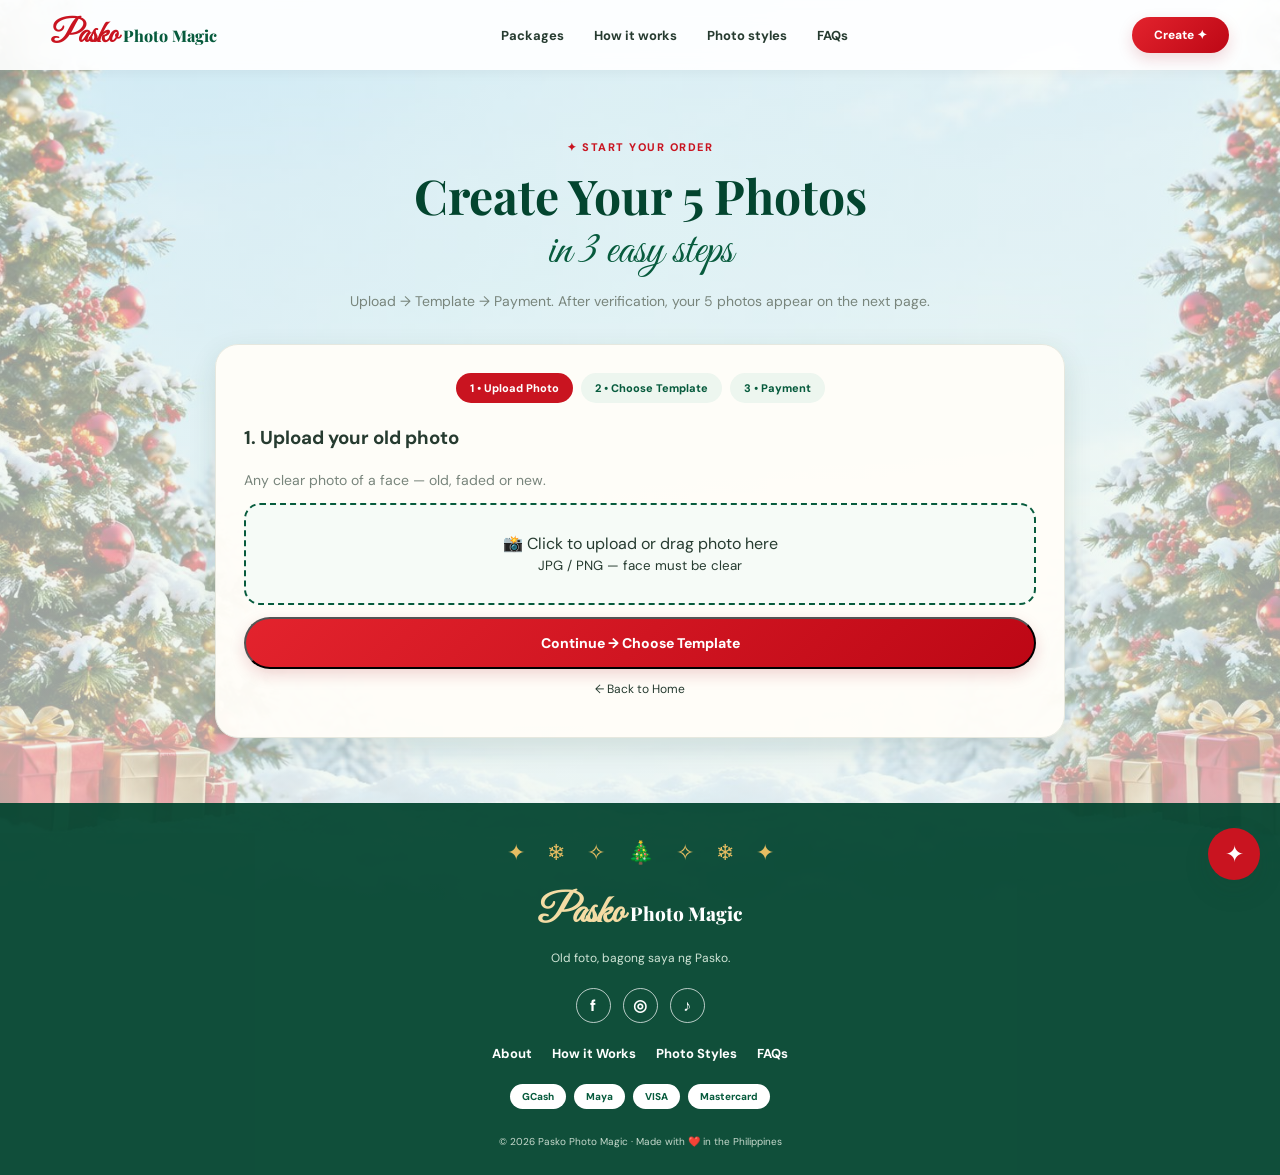
<file: checkout.html>
<!DOCTYPE html><html lang="en"><head><meta charset="UTF-8"><meta name="viewport" content="width=device-width, initial-scale=1"><meta name="theme-color" content="#edf6ef"><title>Checkout — Pasko Photo Magic</title><link rel="preconnect" href="https://fonts.googleapis.com"><link rel="preconnect" href="https://fonts.gstatic.com" crossorigin><link href="https://fonts.googleapis.com/css2?family=DM+Sans:wght@400;500;600;700;800&family=Playfair+Display:wght@500;600;700;800&family=Great+Vibes&display=swap" rel="stylesheet"><link rel="stylesheet" href="styles.css"></head><body><header class="site-header">
  <a class="brand" href="index.html"><span class="brand-script">Pasko</span><span>Photo Magic</span></a>
  <nav class="desktop-nav"><a href="index.html#pricing">Packages</a><a href="index.html#how">How it works</a><a href="index.html#styles">Photo styles</a><a href="index.html#faq">FAQs</a></nav>
  <div class="header-actions"><button class="icon-btn" id="menuToggle" aria-label="Open menu" aria-expanded="false"><span></span><span></span><span></span></button><a class="btn btn-red btn-small" href="checkout.html">Create ✦</a></div>
</header>
<nav class="mobile-menu" id="mobileMenu"><a href="index.html#pricing">Packages</a><a href="index.html#how">How it works</a><a href="index.html#styles">Photo styles</a><a href="index.html#faq">FAQs</a></nav>
<main>
<section class="section wrap" id="create">
<div class="section-heading"><span class="eyebrow">✦ START YOUR ORDER</span><h2>Create Your 5 Photos</h2><p class="script-line">in 3 easy steps</p><p class="subcopy">Upload → Template → Payment. After verification, your 5 photos appear on the next page.</p></div>
<div class="order-box">
<div class="stepper" id="stepper"><span class="active" data-step="1">1 • Upload Photo</span><span data-step="2">2 • Choose Template</span><span data-step="3">3 • Payment</span></div>

<div class="order-step active" data-step="1">
<h3>1. Upload your old photo</h3><p class="subcopy" style="margin-left:0">Any clear photo of a face — old, faded or new.</p>
<label class="upload-drop" for="photoInput">📸 Click to upload or drag photo here<br><small>JPG / PNG — face must be clear</small><img id="previewImg" alt="Your uploaded photo"><input type="file" id="photoInput" accept="image/*" hidden></label>
<p id="photoName" style="font-size:12px;color:var(--muted)"></p>
<button class="btn btn-red full" onclick="goStep(2)">Continue → Choose Template</button>
<p style="text-align:center;font-size:12px;margin-top:12px"><a href="index.html">← Back to Home</a></p>
</div>

<div class="order-step" data-step="2">
<h3>2. Choose your template</h3><p class="subcopy" style="margin-left:0">Pick your first Christmas look. All five styles are included.</p>
<div class="tpl-grid" id="tplGrid">
<button type="button" data-tpl="Binibining Gabi ❤️"><b>Binibining Gabi ❤️</b><small>Elegant glow</small></button>
<button type="button" data-tpl="Sweater Weather 🎄"><b>Sweater Weather 🎄</b><small>Cozy vibes</small></button>
<button type="button" data-tpl="Bright Celebration ⭐"><b>Bright Celebration ⭐</b><small>Bright &amp; cheerful</small></button>
<button type="button" data-tpl="Traditional / Bahay Kubo 🏡"><b>Bahay Kubo 🏡</b><small>Nostalgic Filipino</small></button>
<button type="button" data-tpl="Christmas Elegance ✨"><b>Christmas Elegance ✨</b><small>Classic glamour</small></button>
</div>
<p id="tplPicked" style="font-size:13px;font-weight:700;margin:12px 0">Selected: Binibining Gabi ❤️ (default)</p>
<div class="row-btns"><button class="btn btn-outline" onclick="goStep(1)">← Back</button><button class="btn btn-red full" onclick="goStep(3)">Continue → Payment</button></div>
</div>

<div class="order-step" data-step="3">
<h3>3. Payment</h3><p class="subcopy" style="margin-left:0">Choose ₱99 Basic or ₱149 with music. Pay with GCash, Maya or bank transfer.</p>
<div class="pay-grid">
<button type="button" class="pay-opt selected" data-plan="Basic Magic — ₱99 — No Music" data-price="99"><b>₱99 — Basic Magic</b><br><small>5 Christmas Portraits • No Music</small></button>
<button type="button" class="pay-opt" data-plan="Magic with Music — ₱149" data-price="149"><b>₱149 — Magic with Music</b><br><small>5 Portraits + Music</small></button>
</div>
<p style="font-weight:800;font-size:13px;margin:16px 0 6px">Payment method:</p>
<div class="pay-methods" id="payMethods"><button type="button" class="selected">GCash</button><button type="button">Maya</button><button type="button">Bank Transfer</button></div>
<input class="field" id="custName" placeholder="Your name (for verification)">
<input class="field" id="custRef" placeholder="GCash / Maya Reference No. (after you pay)">
<div class="pay-box"><b>Pay here:</b><br>GCash: <b>0917-XXX-XXXX</b> — change to your real number<br>Maya: <b>0917-XXX-XXXX</b> • Bank: <b>Your Bank • 1234-5678-90</b><br><small>Send payment, then paste your reference number above.</small></div>
<div class="row-btns"><button class="btn btn-outline" onclick="goStep(2)">← Back</button><button class="btn btn-green full" onclick="submitOrder()">Submit for Verification →</button></div>
</div>
</div></section></main>
<footer class="site-footer" id="footer"><div class="footer-lights">✦　❄　✧　🎄　✧　❄　✦</div><div class="footer-inner wrap"><div class="footer-brand"><span class="brand-script">Pasko</span><span>Photo Magic</span></div><p>Old foto, bagong saya ng Pasko.</p><div class="socials"><a href="#" aria-label="Facebook">f</a><a href="#" aria-label="Instagram">◎</a><a href="#" aria-label="TikTok">♪</a></div><div class="footer-links"><a href="index.html">About</a><a href="index.html#how">How it Works</a><a href="index.html#styles">Photo Styles</a><a href="index.html#faq">FAQs</a></div><div class="payments"><span>GCash</span><span>Maya</span><span>VISA</span><span>Mastercard</span></div><small>© 2026 Pasko Photo Magic · Made with ❤️ in the Philippines</small></div></footer>
<button class="help-button" id="helpButton" aria-label="Help">✦</button><div class="toast" id="toast" role="status" aria-live="polite">Salamat! Choose a package to start your Christmas magic. 🎄</div><script src="script.js"></script></body></html>
</file>
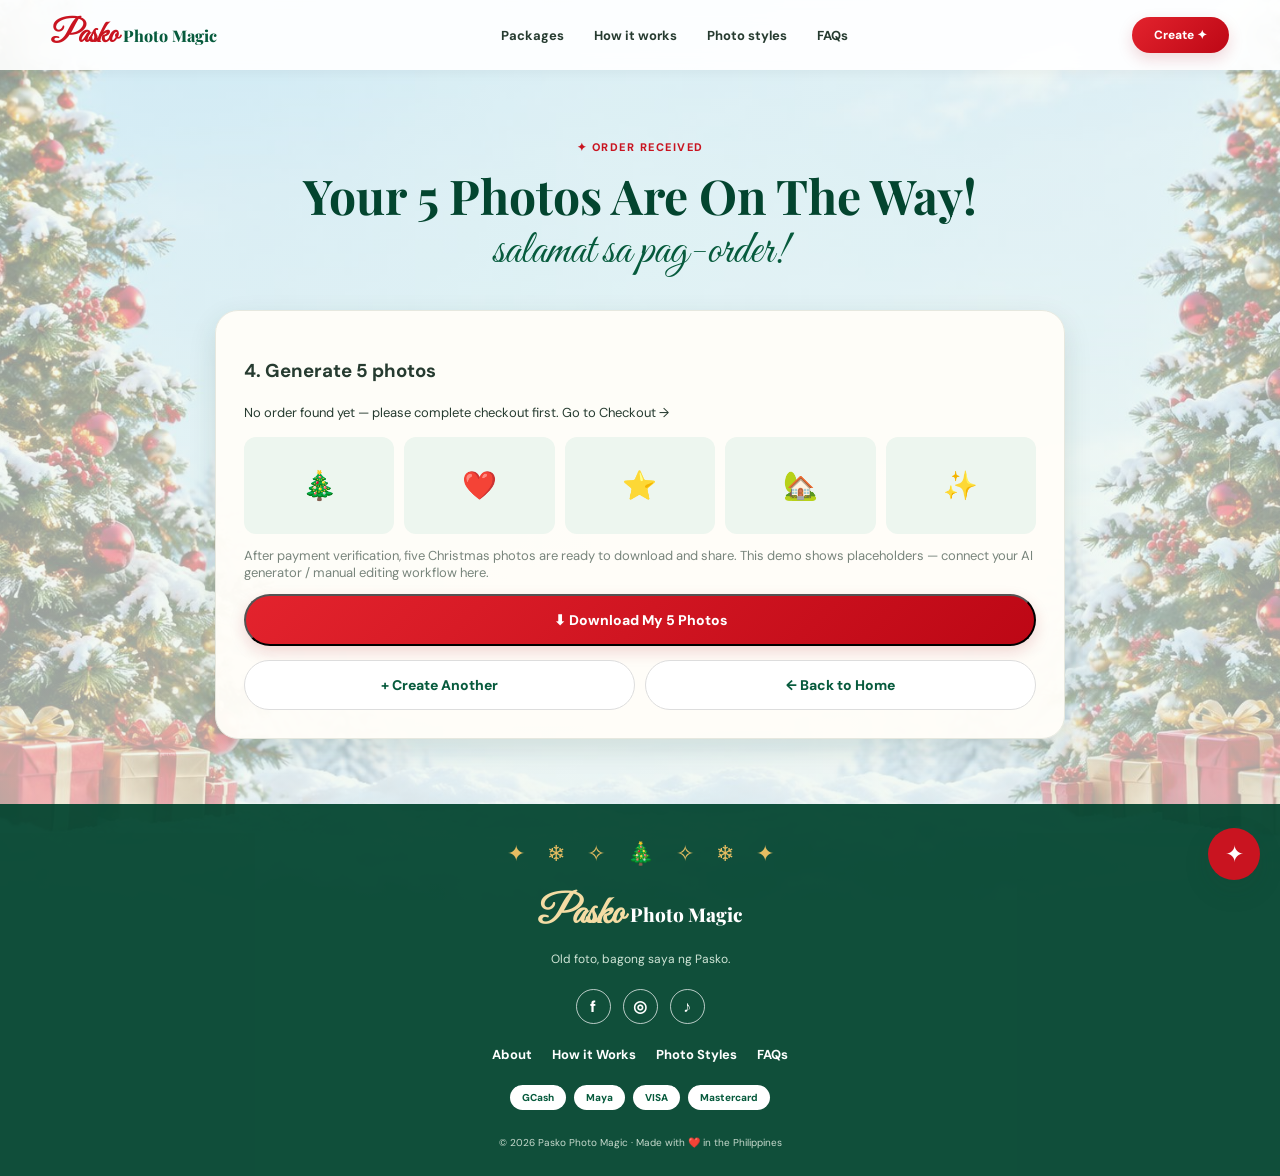
<file: success.html>
<!DOCTYPE html><html lang="en"><head><meta charset="UTF-8"><meta name="viewport" content="width=device-width, initial-scale=1"><meta name="theme-color" content="#edf6ef"><title>Success — Pasko Photo Magic</title><link rel="preconnect" href="https://fonts.googleapis.com"><link rel="preconnect" href="https://fonts.gstatic.com" crossorigin><link href="https://fonts.googleapis.com/css2?family=DM+Sans:wght@400;500;600;700;800&family=Playfair+Display:wght@500;600;700;800&family=Great+Vibes&display=swap" rel="stylesheet"><link rel="stylesheet" href="styles.css"></head><body><header class="site-header">
  <a class="brand" href="index.html"><span class="brand-script">Pasko</span><span>Photo Magic</span></a>
  <nav class="desktop-nav"><a href="index.html#pricing">Packages</a><a href="index.html#how">How it works</a><a href="index.html#styles">Photo styles</a><a href="index.html#faq">FAQs</a></nav>
  <div class="header-actions"><button class="icon-btn" id="menuToggle" aria-label="Open menu" aria-expanded="false"><span></span><span></span><span></span></button><a class="btn btn-red btn-small" href="checkout.html">Create ✦</a></div>
</header>
<nav class="mobile-menu" id="mobileMenu"><a href="index.html#pricing">Packages</a><a href="index.html#how">How it works</a><a href="index.html#styles">Photo styles</a><a href="index.html#faq">FAQs</a></nav>
<main><section class="section wrap"><div class="section-heading"><span class="eyebrow">✦ ORDER RECEIVED</span><h2>Your 5 Photos Are On The Way!</h2><p class="script-line">salamat sa pag-order!</p></div>
<div class="order-box"><h3>4. Generate 5 photos</h3><p id="orderSummary" style="font-size:13px;line-height:1.7">No order found yet — please complete checkout first. <a href="checkout.html">Go to Checkout →</a></p>
<img id="successPreview" alt="Your uploaded photo" style="display:none;max-width:280px;border-radius:12px;margin:10px auto">
<div class="result-grid"><div>🎄</div><div>❤️</div><div>⭐</div><div>🏡</div><div>✨</div></div>
<p style="font-size:13px;color:var(--muted)">After payment verification, five Christmas photos are ready to download and share. This demo shows placeholders — connect your AI generator / manual editing workflow here.</p>
<button class="btn btn-red full" onclick="alert('Demo: In your real app, this will download the 5 generated photos.')">⬇ Download My 5 Photos</button>
<div class="row-btns"><a class="btn btn-outline full" href="checkout.html">+ Create Another</a><a class="btn btn-outline full" href="index.html">← Back to Home</a></div>
</div></section></main>
<footer class="site-footer" id="footer"><div class="footer-lights">✦　❄　✧　🎄　✧　❄　✦</div><div class="footer-inner wrap"><div class="footer-brand"><span class="brand-script">Pasko</span><span>Photo Magic</span></div><p>Old foto, bagong saya ng Pasko.</p><div class="socials"><a href="#" aria-label="Facebook">f</a><a href="#" aria-label="Instagram">◎</a><a href="#" aria-label="TikTok">♪</a></div><div class="footer-links"><a href="index.html">About</a><a href="index.html#how">How it Works</a><a href="index.html#styles">Photo Styles</a><a href="index.html#faq">FAQs</a></div><div class="payments"><span>GCash</span><span>Maya</span><span>VISA</span><span>Mastercard</span></div><small>© 2026 Pasko Photo Magic · Made with ❤️ in the Philippines</small></div></footer>
<button class="help-button" id="helpButton" aria-label="Help">✦</button><div class="toast" id="toast" role="status" aria-live="polite">Salamat! Choose a package to start your Christmas magic. 🎄</div><script src="script.js"></script></body></html>
</file>
<file: styles.css>
:root {
  --bg: #edf6ef;
  --white: #fffdf8;
  --green: #075b3d;
  --green-dark: #03452f;
  --red: #c91420;
  --gold: #d8a63e;
  --text: #263b30;
  --muted: #78857c;
  --shadow: 0 10px 28px rgba(27, 65, 43, .12);
  --serif: "Playfair Display", Georgia, serif;
  --sans: "DM Sans", sans-serif;
  --script: "Great Vibes", cursive;
}

/* =================================
   GLOBAL
================================= */

* {
  box-sizing: border-box;
}

html {
  scroll-behavior: smooth;
  scroll-padding-top: 85px;
  background: var(--bg);
}

body {
  position: relative;
  isolation: isolate;
  margin: 0;
  background: transparent;
  color: var(--text);
  font-family: var(--sans);
  min-height: 100vh;
}

body::before {
  content: "";
  position: fixed;
  inset: 0;
  z-index: -1;
  pointer-events: none;
  background:
    linear-gradient(
      rgba(237, 246, 239, .60),
      rgba(237, 246, 239, .68)
    ),
    url("assets/hero-background.png");
  background-size: cover;
  background-position: center center;
  background-repeat: no-repeat;
}

img {
  max-width: 100%;
}

a {
  color: inherit;
  text-decoration: none;
}

button {
  font: inherit;
}

.wrap {
  width: min(1120px, 92%);
  margin-inline: auto;
}

.section {
  padding: 65px 0;
  background: transparent;
}

.section-heading {
  text-align: center;
  margin-bottom: 30px;
}

.section-heading h2 {
  font-family: var(--serif);
  font-size: clamp(30px, 5vw, 48px);
  line-height: 1.15;
  color: var(--green-dark);
  margin: 12px 0 0;
}

.section-heading .script-line {
  color: var(--green);
  font-family: var(--script);
  font-size: clamp(30px, 5vw, 46px);
  margin: 0;
}

.eyebrow {
  display: inline-block;
  color: var(--red);
  font-size: 11px;
  font-weight: 800;
  letter-spacing: 1.5px;
}

.pill-eyebrow {
  background: #fff5e8;
  padding: 8px 17px;
  border-radius: 30px;
}

.subcopy {
  color: var(--muted);
  font-size: 14px;
  line-height: 1.7;
  max-width: 650px;
  margin: 10px auto;
}

/* =================================
   HEADER
================================= */

.site-header {
  height: 70px;
  background: rgba(255, 255, 255, .92);
  display: flex;
  align-items: center;
  justify-content: space-between;
  padding: 0 4%;
  position: sticky;
  top: 0;
  z-index: 100;
  box-shadow: 0 2px 12px rgba(0, 0, 0, .05);
  backdrop-filter: blur(10px);
}

.brand,
.footer-brand {
  display: flex;
  align-items: center;
  gap: 5px;
  color: var(--green);
  font-weight: 800;
  font-family: var(--serif);
}

.brand-script,
.footer-brand .brand-script {
  font-family: var(--script);
  color: var(--red);
  font-size: 31px;
}

.desktop-nav {
  display: flex;
  gap: 30px;
}

.desktop-nav a,
.footer-links a {
  font-size: 13px;
  font-weight: 700;
}

.desktop-nav a:hover {
  color: var(--red);
}

.header-actions {
  display: flex;
  align-items: center;
  gap: 15px;
}

.icon-btn {
  display: none;
  border: 0;
  background: transparent;
  cursor: pointer;
  padding: 8px;
}

.icon-btn span {
  display: block;
  width: 23px;
  height: 2px;
  background: var(--green);
  margin: 5px 0;
}

.mobile-menu {
  display: none;
  position: fixed;
  top: 70px;
  left: 0;
  right: 0;
  z-index: 99;
  background: rgba(255, 255, 255, .97);
  padding: 15px 5%;
  box-shadow: var(--shadow);
  backdrop-filter: blur(10px);
}

.mobile-menu.open {
  display: grid;
}

.mobile-menu a {
  padding: 13px;
  border-bottom: 1px solid #edf0eb;
  font-weight: 700;
}

/* =================================
   BUTTONS
================================= */

.btn {
  display: inline-flex;
  justify-content: center;
  align-items: center;
  gap: 12px;
  background: var(--red);
  color: white;
  padding: 15px 27px;
  border-radius: 40px;
  font-size: 14px;
  font-weight: 800;
  box-shadow: 0 6px 15px rgba(170, 20, 30, .17);
  transition: .2s;
}

.btn:hover {
  transform: translateY(-2px);
  filter: brightness(1.07);
}

.btn-small {
  padding: 10px 22px;
  font-size: 12px;
}

.btn-green {
  background: var(--green);
}

.btn-red {
  background: linear-gradient(135deg, #e3232d, #bd0715);
}

.full {
  width: 100%;
}

/* =================================
   HERO
================================= */

.hero {
  background: transparent;
}

.trust-row {
  display: flex;
  justify-content: center;
  gap: 25px;
  flex-wrap: wrap;
  margin-top: 20px;
  font-size: 11px;
  color: var(--green);
  font-weight: 700;
}

/* =================================
   PRICING
================================= */

.pricing-grid {
  display: grid;
  grid-template-columns: repeat(2, minmax(0, 1fr));
  gap: 24px;
  max-width: 850px;
  margin: auto;
}

.price-card {
  position: relative;
  padding: 28px 20px 20px;
  background: rgba(255, 253, 248, .94);
  border: 1px solid #e6e8df;
  border-radius: 23px;
  text-align: center;
  box-shadow: var(--shadow);
  overflow: hidden;
  backdrop-filter: blur(5px);
}

.ribbon {
  position: absolute;
  top: 13px;
  left: 15px;
  font-size: 9px;
  font-weight: 800;
  color: white;
  padding: 6px 10px;
  border-radius: 20px;
}

.ribbon-red {
  background: var(--red);
}

.ribbon-green {
  background: var(--green);
}

.music-title {
  font-family: var(--script);
  font-size: 28px;
  margin-top: 15px;
}

.red-script {
  color: var(--red);
}

.green-script {
  color: var(--green);
}

.price {
  font-family: var(--serif);
  font-size: 43px;
  font-weight: 800;
  color: #161e19;
  margin-top: 5px;
}

.plan-name {
  font-weight: 800;
  color: var(--green);
}

.plan-detail {
  font-size: 11px;
  color: var(--muted);
  line-height: 1.5;
}

.sample-strip {
  height: 115px;
  margin: 18px 0;
  border-radius: 13px;
  overflow: hidden;
  background: #eee8dc;
}

.sample-strip img {
  width: 100%;
  height: 100%;
  object-fit: cover;
}

/* =================================
   HOW IT WORKS
================================= */

.how-section {
  padding-top: 40px;
}

.how-art {
  max-width: 850px;
  width: 100%;
  margin: auto;
  background: white;
  border: 5px solid white;
  border-radius: 20px;
  overflow: hidden;
  box-shadow: var(--shadow);
}

.how-art img {
  display: block;
  width: 100%;
  height: auto;
}

/* =================================
   CHRISTMAS TEMPLATE CAROUSEL
================================= */

.template-carousel {
  position: relative;
  padding: 15px 0;
}

.template-track {
  display: flex;
  gap: 20px;
  overflow-x: auto;
  overflow-y: hidden;
  scroll-snap-type: x mandatory;
  scroll-behavior: smooth;
  scrollbar-width: none;
  padding: 12px 5px 25px;
  -webkit-overflow-scrolling: touch;
}

.template-track::-webkit-scrollbar {
  display: none;
}

.template-slide {
  flex: 0 0 calc(33.333% - 14px);
  min-width: 0;
  background: rgba(255, 253, 248, .94);
  border: 5px solid white;
  border-radius: 20px;
  box-shadow: var(--shadow);
  overflow: hidden;
  scroll-snap-align: center;
  transition: transform .25s;
  backdrop-filter: blur(5px);
}

.template-slide:hover {
  transform: translateY(-5px);
}

.template-slide img {
  width: 100%;
  aspect-ratio: 3 / 4;
  object-fit: cover;
  display: block;
  background: #e6e9df;
}

.template-info {
  padding: 12px 8px 15px;
  text-align: center;
}

.template-info h3 {
  font-family: var(--serif);
  font-size: 17px;
  color: var(--green);
  margin: 3px 0 6px;
}

.template-info p {
  font-size: 11px;
  line-height: 1.5;
  color: var(--muted);
  margin: 0;
}

.slide-arrow {
  position: absolute;
  top: 43%;
  z-index: 5;
  width: 45px;
  height: 45px;
  background: white;
  color: var(--red);
  border: 0;
  border-radius: 50%;
  font-size: 22px;
  font-weight: 800;
  box-shadow: var(--shadow);
  cursor: pointer;
  transition: .2s;
}

.slide-arrow:hover {
  background: var(--red);
  color: white;
}

.slide-arrow.prev {
  left: -15px;
}

.slide-arrow.next {
  right: -15px;
}

.slide-dots {
  display: flex;
  justify-content: center;
  align-items: center;
  gap: 12px;
  margin: 12px 0 28px;
}

.slide-dots button {
  width: 12px;
  height: 12px;
  border: 0;
  border-radius: 50%;
  background: #b7c9bc;
  padding: 0;
  cursor: pointer;
  transition: .2s;
}

.slide-dots button.active {
  background: var(--red);
  transform: scale(1.25);
}

.styles-cta {
  display: flex;
  width: fit-content;
  margin: 0 auto 30px;
}

/* =================================
   STYLE DETAILS
================================= */

.style-list {
  max-width: 850px;
  margin: 25px auto 0;
}

.style-list details {
  background: rgba(255, 253, 248, .94);
  border: 1px solid #e9e9e1;
  border-radius: 14px;
  margin: 9px 0;
  box-shadow: 0 3px 10px rgba(0, 0, 0, .035);
  overflow: hidden;
  backdrop-filter: blur(5px);
}

.style-list summary {
  display: flex;
  align-items: center;
  gap: 13px;
  padding: 13px 16px;
  cursor: pointer;
  list-style: none;
}

.style-list summary::-webkit-details-marker {
  display: none;
}

.style-list summary > span:nth-child(2) {
  flex: 1;
}

.style-list summary b {
  display: block;
  color: var(--green);
  font-size: 13px;
}

.style-list summary small {
  display: block;
  font-size: 10px;
  color: var(--muted);
  margin-top: 3px;
}

.style-list summary i {
  color: var(--green);
  font-size: 23px;
  font-style: normal;
  transition: .2s;
}

.style-list details[open] summary i {
  transform: rotate(90deg);
}

.style-list details p {
  padding: 0 20px 15px 62px;
  margin: 0;
  color: var(--muted);
  font-size: 12px;
  line-height: 1.6;
}

.style-icon {
  display: grid;
  place-items: center;
  flex-shrink: 0;
  width: 37px;
  height: 37px;
  color: white;
  border-radius: 50%;
  font-size: 19px;
}

.red-bg {
  background: var(--red);
}

.green-bg {
  background: var(--green);
}

.gold-bg {
  background: #a77826;
}

/* =================================
   FAQ
================================= */

.faq-section {
  max-width: 850px;
}

.faq-title {
  font-size: 30px !important;
}

.faq-list details {
  background: rgba(255, 253, 248, .94);
  border: 1px solid #e7e9e2;
  border-radius: 13px;
  margin: 10px 0;
  box-shadow: 0 3px 9px rgba(0, 0, 0, .04);
  backdrop-filter: blur(5px);
}

.faq-list summary {
  display: flex;
  justify-content: space-between;
  gap: 15px;
  padding: 16px;
  cursor: pointer;
  font-size: 13px;
  font-weight: 700;
  list-style: none;
}

.faq-list summary::-webkit-details-marker {
  display: none;
}

.faq-list summary span {
  color: var(--green);
  font-size: 18px;
}

.faq-list details[open] summary span {
  transform: rotate(45deg);
}

.faq-list details p {
  padding: 0 16px 16px;
  margin: 0;
  color: var(--muted);
  font-size: 12px;
  line-height: 1.7;
}

.more-link {
  display: block;
  width: fit-content;
  margin: 20px auto;
  color: var(--red);
  font-size: 12px;
  font-weight: 800;
}

/* =================================
   FOOTER
================================= */

.site-footer {
  position: relative;
  background: rgba(3, 69, 47, .94);
  color: white;
  text-align: center;
  padding: 35px 0 25px;
  overflow: hidden;
}

.footer-lights {
  color: #e6bd62;
  font-size: 22px;
  margin-bottom: 20px;
}

.footer-brand {
  justify-content: center;
  color: white;
  font-size: 19px;
}

.footer-brand .brand-script {
  color: #f4dca4;
  font-size: 40px;
}

.footer-inner > p {
  font-size: 12px;
  color: #d1e6d7;
}

.socials {
  display: flex;
  justify-content: center;
  gap: 12px;
  margin: 22px;
}

  
.socials a {
  width: 35px;
  height: 35px;
  border: 1px solid rgba(255, 255, 255, .7);
  border-radius: 50%;
  display: grid;
  place-items: center;
  font-weight: 800;
  transition: .2s;
}

.socials a:hover {
  background: white;
  color: var(--green);
}

.footer-links {
  display: flex;
  justify-content: center;
  flex-wrap: wrap;
  gap: 20px;
  margin: 22px 0;
  font-size: 11px;
}

.footer-links a:hover {
  color: #f4dca4;
}

.payments {
  display: flex;
  justify-content: center;
  flex-wrap: wrap;
  gap: 8px;
  margin: 20px 0;
}

.payments span {
  padding: 6px 12px;
  border-radius: 20px;
  background: white;
  color: var(--green);
  font-size: 10px;
  font-weight: 800;
}

.footer-inner > small {
  font-size: 10px;
  color: #c6d9cc;
}

/* =================================
   HELP BUTTON AND TOAST
================================= */

.help-button {
  position: fixed;
  right: 20px;
  bottom: 20px;
  z-index: 90;
  width: 52px;
  height: 52px;
  border: 0;
  border-radius: 50%;
  color: white;
  background: var(--red);
  font-size: 23px;
  cursor: pointer;
  box-shadow: var(--shadow);
  transition: .2s;
}

.help-button:hover {
  transform: translateY(-3px);
}

.toast {
  position: fixed;
  bottom: 85px;
  right: 20px;
  z-index: 95;
  max-width: 300px;
  padding: 15px 20px;
  background: var(--green-dark);
  color: white;
  border-radius: 13px;
  font-size: 12px;
  opacity: 0;
  visibility: hidden;
  transform: translateY(10px);
  transition: .25s;
}

.toast.show {
  opacity: 1;
  visibility: visible;
  transform: translateY(0);
}

/* =================================
   RESPONSIVE TABLET
================================= */

@media (max-width: 850px) {
  .desktop-nav {
    gap: 15px;
  }

  .template-slide {
    flex-basis: calc(50% - 10px);
  }

  .slide-arrow.prev {
    left: 0;
  }

  .slide-arrow.next {
    right: 0;
  }
}

/* =================================
   RESPONSIVE MOBILE
================================= */

@media (max-width: 620px) {
  .wrap {
    width: 92%;
  }

  .section {
    padding: 45px 0;
  }

  .site-header {
    height: 62px;
    padding: 0 4%;
  }

  .desktop-nav {
    display: none;
  }

  .icon-btn {
    display: block;
  }

  .mobile-menu {
    top: 62px;
  }

  .brand-script {
    font-size: 27px;
  }

  .btn-small {
    padding: 9px 16px;
  }

  .hero {
    padding: 20px 4% 30px;
  }

  .hero-art {
    border-width: 3px;
    border-radius: 15px;
  }

  .trust-row {
    gap: 9px 15px;
    font-size: 10px;
  }

  .pricing-grid {
    grid-template-columns: 1fr;
    max-width: 400px;
    gap: 18px;
  }

  .price-card {
    padding: 25px 17px 18px;
  }

  .sample-strip {
    height: 130px;
  }

  .how-art {
    border-width: 3px;
    border-radius: 13px;
  }

  .template-track {
    gap: 14px;
    padding: 10px 5px 20px;
  }

  .template-slide {
    flex: 0 0 78%;
    border-width: 4px;
  }

  .template-slide img {
    aspect-ratio: 3 / 4;
  }

  .template-info h3 {
    font-size: 16px;
  }

  .slide-arrow {
    width: 37px;
    height: 37px;
    font-size: 17px;
  }

  .styles-cta {
    width: 100%;
    font-size: 12px;
    padding: 15px 10px;
  }

  .faq-title {
    font-size: 27px !important;
  }

  .footer-links {
    gap: 12px;
  }

  .help-button {
    width: 46px;
    height: 46px;
    right: 14px;
    bottom: 14px;
  }

  .toast {
    right: 12px;
    bottom: 70px;
  }

  body::before {
    background-position: center top;
  }
}

/* =================================
   ACCESSIBILITY
================================= */

@media (prefers-reduced-motion: reduce) {
  html {
    scroll-behavior: auto;
  }

  *,
  *::before,
  *::after {
    scroll-behavior: auto !important;
    transition-duration: .01ms !important;
    animation-duration: .01ms !important;
  }
}

/* --- ORDER FLOW / CHECKOUT --- */
.order-box{max-width:850px;margin:0 auto;background:rgba(255,253,248,.96);border:1px solid #e6e8df;border-radius:23px;padding:28px;box-shadow:var(--shadow)}
.stepper{display:flex;gap:8px;justify-content:center;flex-wrap:wrap;margin-bottom:22px}
.stepper span{font-size:11px;font-weight:800;padding:8px 14px;border-radius:20px;background:#edf6ef;color:var(--green)}
.stepper span.active{background:var(--red);color:#fff}
.stepper a{color:inherit}
.order-step{display:none}
.order-step.active{display:block}
.upload-drop{border:2px dashed var(--green);border-radius:16px;padding:28px;text-align:center;cursor:pointer;background:#f6fbf7;display:block}
.upload-drop img{width:100%;max-width:280px;border-radius:12px;display:none;margin:10px auto}
.tpl-grid{display:grid;grid-template-columns:repeat(5,1fr);gap:10px}
.tpl-grid button{border:2px solid #e6e8df;border-radius:14px;padding:10px;background:#fff;cursor:pointer;font:inherit}
.tpl-grid button.selected{border-color:var(--red);background:#fff0f0}
.tpl-grid b{display:block;font-size:13px}
.tpl-grid small{color:var(--muted);font-size:11px}
.pay-grid{display:grid;grid-template-columns:1fr 1fr;gap:12px}
.pay-opt{border:2px solid #e6e8df;border-radius:14px;padding:16px;cursor:pointer;text-align:left;background:#fff;font:inherit}
.pay-opt.selected{border-color:var(--green);background:#edf6ef}
.pay-methods{display:flex;gap:8px;flex-wrap:wrap;margin-top:12px}
.pay-methods button{padding:10px 16px;border-radius:20px;border:1px solid #ddd;background:#fff;cursor:pointer;font-weight:700}
.pay-methods button.selected{background:var(--green);color:#fff;border-color:var(--green)}
.field{width:100%;padding:13px;border:1px solid #ddd;border-radius:12px;font:inherit;margin:8px 0}
.result-grid{display:grid;grid-template-columns:repeat(5,1fr);gap:10px}
.result-grid div{background:#edf6ef;border-radius:12px;padding:30px 5px;text-align:center;font-size:28px}
.pay-box{background:#fff8e6;border-radius:12px;padding:14px;font-size:13px;line-height:1.6}
.row-btns{display:flex;gap:10px;margin-top:14px}
.btn-outline{background:#fff;color:var(--green);border:1px solid #ddd;box-shadow:none}
@media(max-width:620px){.tpl-grid,.result-grid{grid-template-columns:1fr 1fr}.pay-grid{grid-template-columns:1fr}}
</file>
